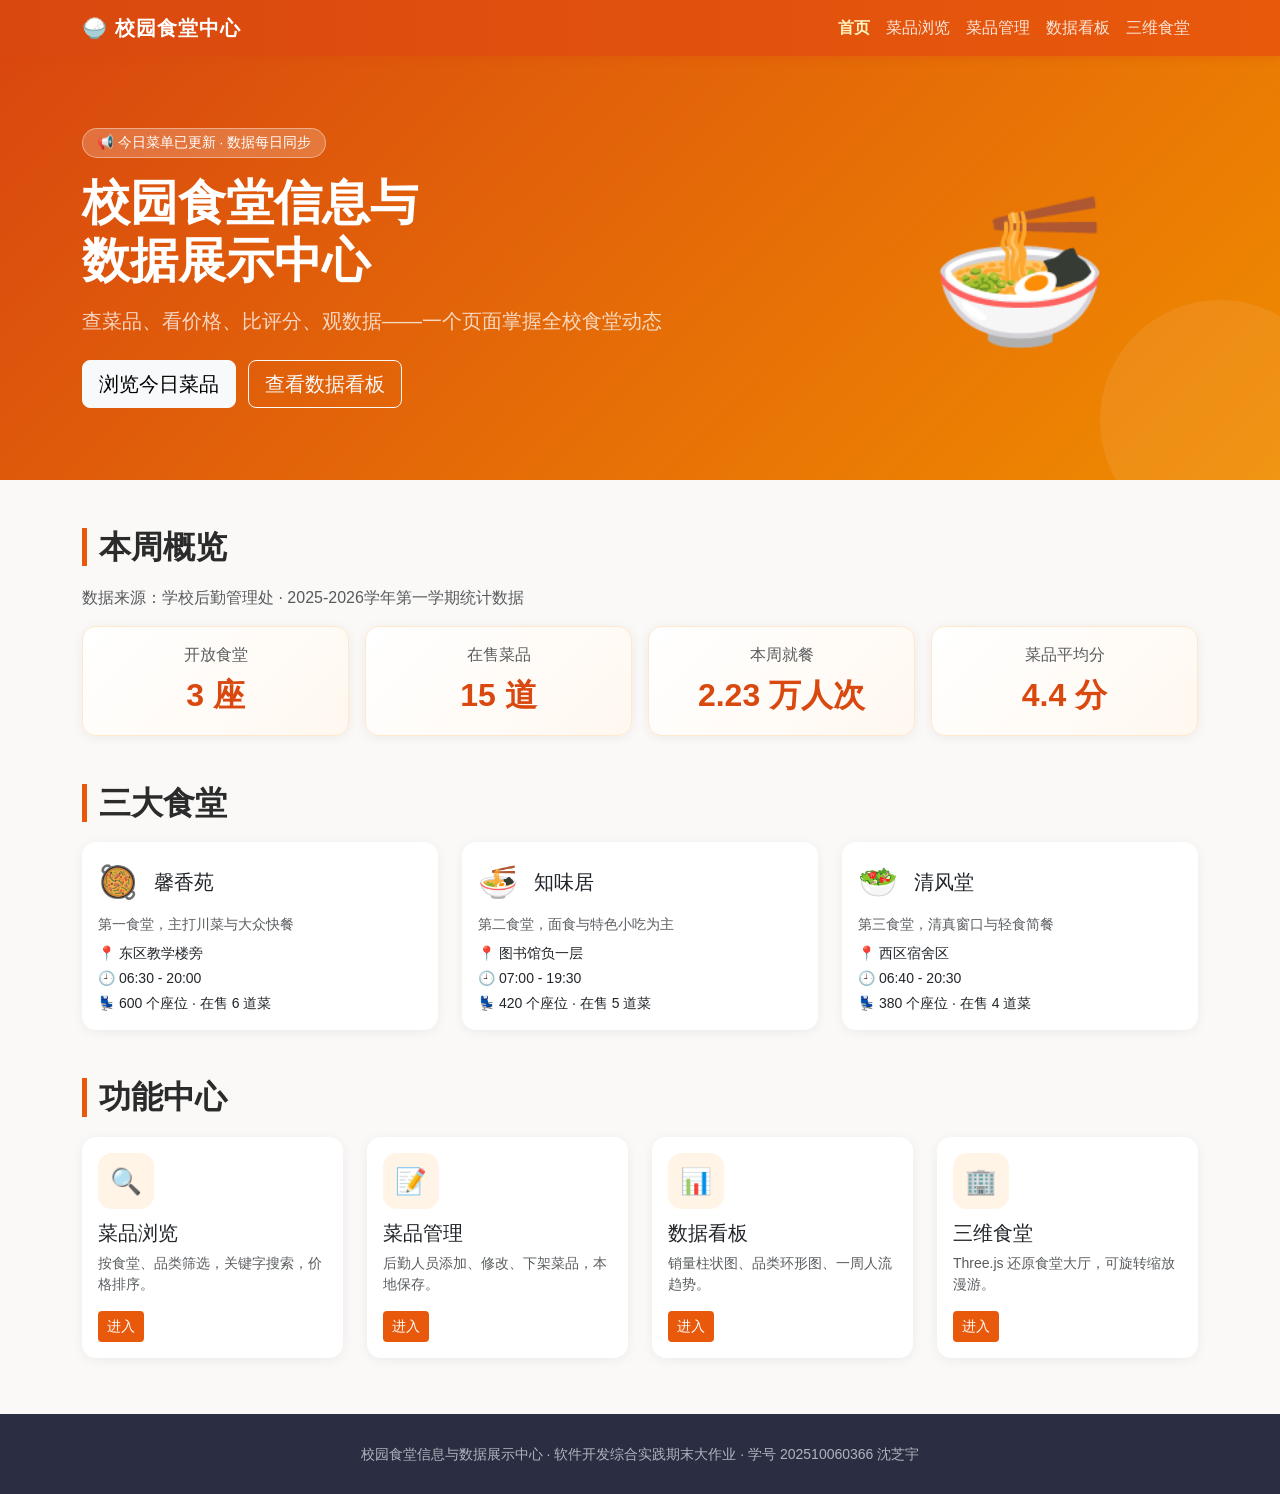
<file: index.html>
<!DOCTYPE html>
<html lang="zh-CN">
<head>
  <meta charset="UTF-8">
  <meta name="viewport" content="width=device-width, initial-scale=1.0">
  <title>校园食堂信息与数据展示中心</title>
  <link href="libs/bootstrap.min.css" rel="stylesheet">
  <link rel="stylesheet" href="css/style.css">
</head>
<body>

<!-- 断网提示 -->
<div id="offline-tip" class="alert alert-warning text-center mb-0 rounded-0 d-none">
  当前处于离线状态，菜品数据与图表可能无法加载，请检查网络。
</div>

<!-- 导航 -->
<nav class="navbar navbar-expand-lg navbar-dark cf-nav sticky-top">
  <div class="container">
    <a class="navbar-brand" href="index.html">🍚 校园食堂中心</a>
    <button class="navbar-toggler" type="button" data-bs-toggle="collapse" data-bs-target="#navMenu">
      <span class="navbar-toggler-icon"></span>
    </button>
    <div class="collapse navbar-collapse" id="navMenu">
      <ul class="navbar-nav ms-auto">
        <li class="nav-item"><a class="nav-link" href="index.html">首页</a></li>
        <li class="nav-item"><a class="nav-link" href="menu.html">菜品浏览</a></li>
        <li class="nav-item"><a class="nav-link" href="admin.html">菜品管理</a></li>
        <li class="nav-item"><a class="nav-link" href="stats.html">数据看板</a></li>
        <li class="nav-item"><a class="nav-link" href="canteen-3d.html">三维食堂</a></li>
      </ul>
    </div>
  </div>
</nav>

<main>
  <!-- Hero -->
  <header class="cf-hero">
    <div class="container">
      <div class="row align-items-center">
        <div class="col-lg-8">
          <span class="cf-badge">📢 今日菜单已更新 · 数据每日同步</span>
          <h1 class="display-5">校园食堂信息与<br>数据展示中心</h1>
          <p class="lead mt-3 mb-4 opacity-75">查菜品、看价格、比评分、观数据——一个页面掌握全校食堂动态</p>
          <div>
            <a href="menu.html" class="btn btn-light btn-lg me-2 mb-2">浏览今日菜品</a>
            <a href="stats.html" class="btn btn-outline-light btn-lg mb-2">查看数据看板</a>
          </div>
        </div>
        <div class="col-lg-4 d-none d-lg-block text-center">
          <div style="font-size:9rem; line-height:1;">🍜</div>
        </div>
      </div>
    </div>
  </header>

  <!-- 数据概览 -->
  <section class="container my-5">
    <h2 class="cf-section-title">本周概览</h2>
    <p id="overview-status" class="text-muted">数据加载中…</p>
    <div class="row g-3" id="overview-cards">
      <div class="col-6 col-lg-3">
        <div class="card cf-card cf-stat h-100"><div class="card-body text-center">
          <p class="text-muted mb-1">开放食堂</p><p class="num mb-0" id="num-canteens">--</p>
        </div></div>
      </div>
      <div class="col-6 col-lg-3">
        <div class="card cf-card cf-stat h-100"><div class="card-body text-center">
          <p class="text-muted mb-1">在售菜品</p><p class="num mb-0" id="num-dishes">--</p>
        </div></div>
      </div>
      <div class="col-6 col-lg-3">
        <div class="card cf-card cf-stat h-100"><div class="card-body text-center">
          <p class="text-muted mb-1">本周就餐</p><p class="num mb-0" id="num-visits">--</p>
        </div></div>
      </div>
      <div class="col-6 col-lg-3">
        <div class="card cf-card cf-stat h-100"><div class="card-body text-center">
          <p class="text-muted mb-1">菜品平均分</p><p class="num mb-0" id="num-rating">--</p>
        </div></div>
      </div>
    </div>
  </section>

  <!-- 食堂介绍 -->
  <section class="container my-5">
    <h2 class="cf-section-title">三大食堂</h2>
    <div class="row g-4" id="canteen-cards"></div>
  </section>

  <!-- 功能入口 -->
  <section class="container my-5">
    <h2 class="cf-section-title">功能中心</h2>
    <div class="row g-4">
      <div class="col-md-6 col-lg-3">
        <div class="card cf-card h-100"><div class="card-body">
          <div class="card-icon">🔍</div>
          <h5>菜品浏览</h5>
          <p class="text-muted small">按食堂、品类筛选，关键字搜索，价格排序。</p>
          <a href="menu.html" class="btn btn-sm" style="background:var(--brand);color:#fff;">进入</a>
        </div></div>
      </div>
      <div class="col-md-6 col-lg-3">
        <div class="card cf-card h-100"><div class="card-body">
          <div class="card-icon">📝</div>
          <h5>菜品管理</h5>
          <p class="text-muted small">后勤人员添加、修改、下架菜品，本地保存。</p>
          <a href="admin.html" class="btn btn-sm" style="background:var(--brand);color:#fff;">进入</a>
        </div></div>
      </div>
      <div class="col-md-6 col-lg-3">
        <div class="card cf-card h-100"><div class="card-body">
          <div class="card-icon">📊</div>
          <h5>数据看板</h5>
          <p class="text-muted small">销量柱状图、品类环形图、一周人流趋势。</p>
          <a href="stats.html" class="btn btn-sm" style="background:var(--brand);color:#fff;">进入</a>
        </div></div>
      </div>
      <div class="col-md-6 col-lg-3">
        <div class="card cf-card h-100"><div class="card-body">
          <div class="card-icon">🏢</div>
          <h5>三维食堂</h5>
          <p class="text-muted small">Three.js 还原食堂大厅，可旋转缩放漫游。</p>
          <a href="canteen-3d.html" class="btn btn-sm" style="background:var(--brand);color:#fff;">进入</a>
        </div></div>
      </div>
    </div>
  </section>
</main>

<footer class="cf-footer">
  <div class="container text-center">
    <small>校园食堂信息与数据展示中心 · 软件开发综合实践期末大作业 · 学号 202510060366 沈芝宇</small>
  </div>
</footer>

<script src="libs/jquery-3.7.1.min.js"></script>
<script src="libs/bootstrap.bundle.min.js"></script>
<script src="js/common.js"></script>
<script>
$(function () {
  loadCanteenData().then(function (data) {
    // 概览数字
    var weekTotal = data.weekVisits.reduce(function (s, d) { return s + d.visits; }, 0);
    var avgRating = (data.dishes.reduce(function (s, d) { return s + d.rating; }, 0) / data.dishes.length).toFixed(1);
    $('#num-canteens').text(data.canteens.length + ' 座');
    $('#num-dishes').text(data.dishes.length + ' 道');
    $('#num-visits').text((weekTotal / 10000).toFixed(2) + ' 万人次');
    $('#num-rating').text(avgRating + ' 分');
    $('#overview-status').text('数据来源：' + data.source);

    // 食堂卡片
    var icons = { 'A': '🥘', 'B': '🍜', 'C': '🥗' };
    $('#canteen-cards').html(data.canteens.map(function (c) {
      var dishCount = data.dishes.filter(function (d) { return d.canteen === c.name; }).length;
      return '<div class="col-md-4">' +
        '<div class="card cf-card h-100"><div class="card-body">' +
        '<div class="d-flex align-items-center mb-2"><span style="font-size:2rem;">' + (icons[c.id] || '🍚') + '</span>' +
        '<h5 class="ms-3 mb-0">' + c.name + '</h5></div>' +
        '<p class="text-muted small mb-2">' + c.desc + '</p>' +
        '<p class="small mb-1">📍 ' + c.location + '</p>' +
        '<p class="small mb-1">🕘 ' + c.hours + '</p>' +
        '<p class="small mb-0">💺 ' + c.seats + ' 个座位 · 在售 ' + dishCount + ' 道菜</p>' +
        '</div></div></div>';
    }).join(''));
  }).catch(function (err) {
    $('#overview-status').html('<span class="text-danger">首页数据加载失败：' + err.message + '，请刷新重试</span>');
  });
});
</script>
</body>
</html>
</file>
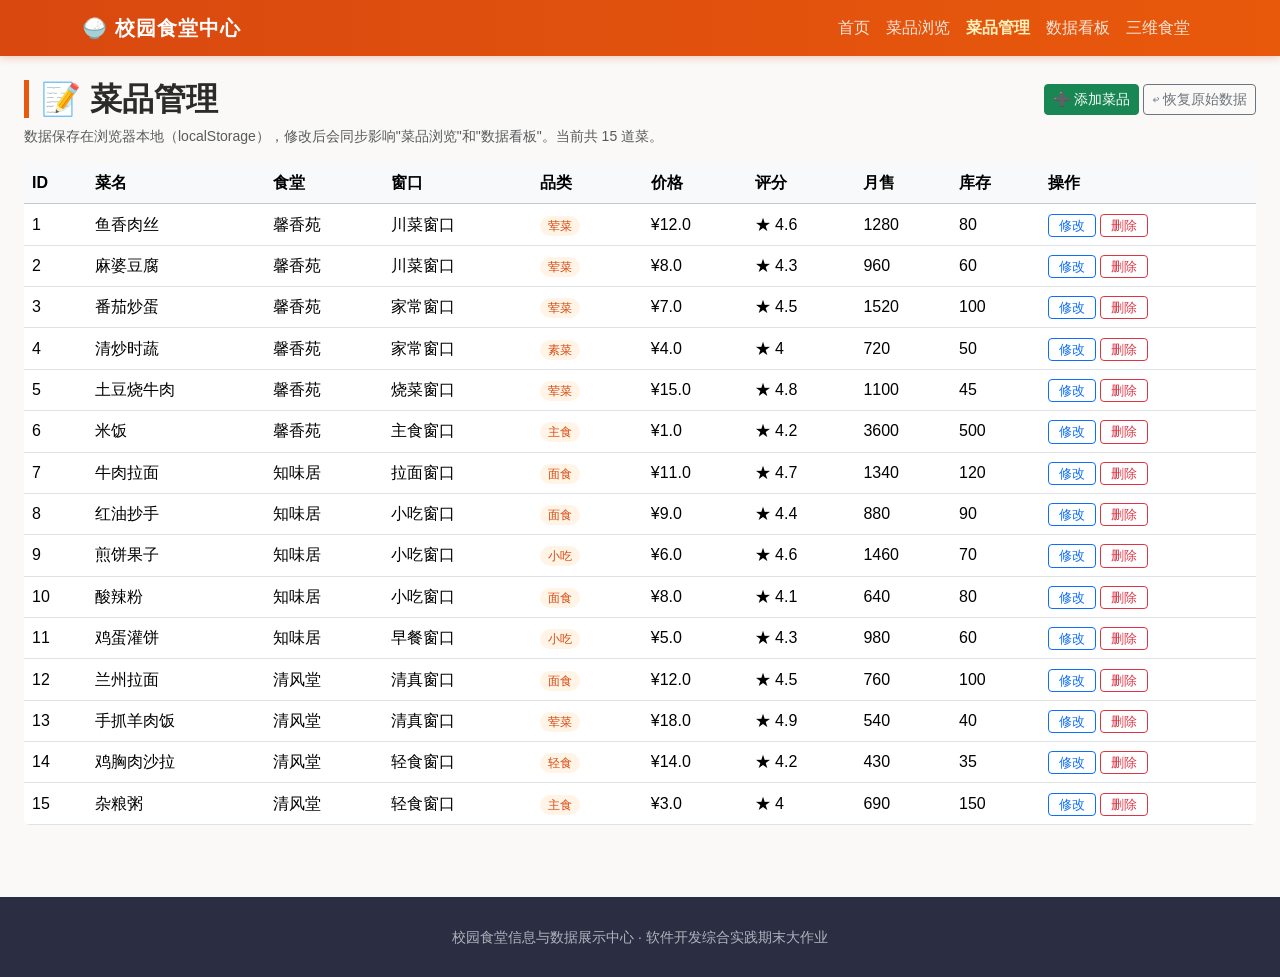
<file: admin.html>
<!DOCTYPE html>
<html lang="zh-CN">
<head>
  <meta charset="UTF-8">
  <meta name="viewport" content="width=device-width, initial-scale=1.0">
  <title>菜品管理 · 校园食堂中心</title>
  <link href="libs/bootstrap.min.css" rel="stylesheet">
  <link rel="stylesheet" href="css/style.css">
</head>
<body>

<div id="offline-tip" class="alert alert-warning text-center mb-0 rounded-0 d-none">
  当前处于离线状态，菜品数据可能无法加载，请检查网络。
</div>

<nav class="navbar navbar-expand-lg navbar-dark cf-nav sticky-top">
  <div class="container">
    <a class="navbar-brand" href="index.html">🍚 校园食堂中心</a>
    <button class="navbar-toggler" type="button" data-bs-toggle="collapse" data-bs-target="#navMenu">
      <span class="navbar-toggler-icon"></span>
    </button>
    <div class="collapse navbar-collapse" id="navMenu">
      <ul class="navbar-nav ms-auto">
        <li class="nav-item"><a class="nav-link" href="index.html">首页</a></li>
        <li class="nav-item"><a class="nav-link" href="menu.html">菜品浏览</a></li>
        <li class="nav-item"><a class="nav-link" href="admin.html">菜品管理</a></li>
        <li class="nav-item"><a class="nav-link" href="stats.html">数据看板</a></li>
        <li class="nav-item"><a class="nav-link" href="canteen-3d.html">三维食堂</a></li>
      </ul>
    </div>
  </div>
</nav>

<main class="container-fluid px-md-4 my-4">
  <div class="d-flex justify-content-between align-items-center flex-wrap">
    <h2 class="cf-section-title mb-0">📝 菜品管理</h2>
    <div class="mt-2 mt-md-0">
      <button class="btn btn-success btn-sm" id="btn-add">➕ 添加菜品</button>
      <button class="btn btn-outline-secondary btn-sm" id="btn-reset">↩ 恢复原始数据</button>
    </div>
  </div>

  <div id="status-tip" class="alert"></div>
  <p class="text-muted small mt-2">数据保存在浏览器本地（localStorage），修改后会同步影响"菜品浏览"和"数据看板"。当前共 <span id="dish-total">0</span> 道菜。</p>

  <div class="table-responsive">
    <table class="table table-hover align-middle bg-white rounded overflow-hidden">
      <thead class="table-light">
        <tr>
          <th>ID</th><th>菜名</th><th>食堂</th><th>窗口</th><th>品类</th>
          <th>价格</th><th>评分</th><th>月售</th><th>库存</th><th>操作</th>
        </tr>
      </thead>
      <tbody id="dish-tbody"></tbody>
    </table>
  </div>
</main>

<!-- 添加/编辑模态框 -->
<div class="modal fade" id="dish-modal" tabindex="-1">
  <div class="modal-dialog">
    <div class="modal-content">
      <div class="modal-header">
        <h5 class="modal-title" id="modal-title">添加菜品</h5>
        <button type="button" class="btn-close" data-bs-dismiss="modal"></button>
      </div>
      <div class="modal-body">
        <form id="dish-form" novalidate>
          <input type="hidden" id="f-id">
          <div class="mb-2">
            <label class="form-label">菜名 <span class="text-danger">*</span></label>
            <input type="text" class="form-control" id="f-name" placeholder="如：宫保鸡丁">
          </div>
          <div class="row">
            <div class="col-6 mb-2">
              <label class="form-label">食堂</label>
              <select class="form-select" id="f-canteen"></select>
            </div>
            <div class="col-6 mb-2">
              <label class="form-label">窗口</label>
              <input type="text" class="form-control" id="f-window" placeholder="如：川菜窗口">
            </div>
          </div>
          <div class="row">
            <div class="col-6 mb-2">
              <label class="form-label">品类</label>
              <select class="form-select" id="f-category">
                <option>荤菜</option><option>素菜</option><option>面食</option>
                <option>主食</option><option>小吃</option><option>轻食</option>
              </select>
            </div>
            <div class="col-6 mb-2">
              <label class="form-label">标签（逗号分隔，可空）</label>
              <input type="text" class="form-control" id="f-tags" placeholder="招牌,微辣">
            </div>
          </div>
          <div class="row">
            <div class="col-4 mb-2">
              <label class="form-label">价格(元)</label>
              <input type="number" class="form-control" id="f-price" min="0.1" max="100" step="0.5" placeholder="0.0">
            </div>
            <div class="col-4 mb-2">
              <label class="form-label">评分(0-5)</label>
              <input type="number" class="form-control" id="f-rating" min="0" max="5" step="0.1" placeholder="4.5">
            </div>
            <div class="col-4 mb-2">
              <label class="form-label">库存(份)</label>
              <input type="number" class="form-control" id="f-stock" min="0" max="9999" step="1" placeholder="50">
            </div>
          </div>
          <div class="mb-2">
            <label class="form-label">热量(千卡，可空)</label>
            <input type="number" class="form-control" id="f-calorie" min="0" max="2000" step="10">
          </div>
          <p class="text-danger small mb-0" id="form-error"></p>
          <div class="modal-footer px-0 pb-0">
            <button type="button" class="btn btn-secondary btn-sm" data-bs-dismiss="modal">取消</button>
            <button type="submit" class="btn btn-primary btn-sm">保存</button>
          </div>
        </form>
      </div>
    </div>
  </div>
</div>

<footer class="cf-footer">
  <div class="container text-center">
    <small>校园食堂信息与数据展示中心 · 软件开发综合实践期末大作业</small>
  </div>
</footer>

<script src="libs/jquery-3.7.1.min.js"></script>
<script src="libs/bootstrap.bundle.min.js"></script>
<script src="js/common.js"></script>
<script src="js/admin.js"></script>
</body>
</html>
</file>
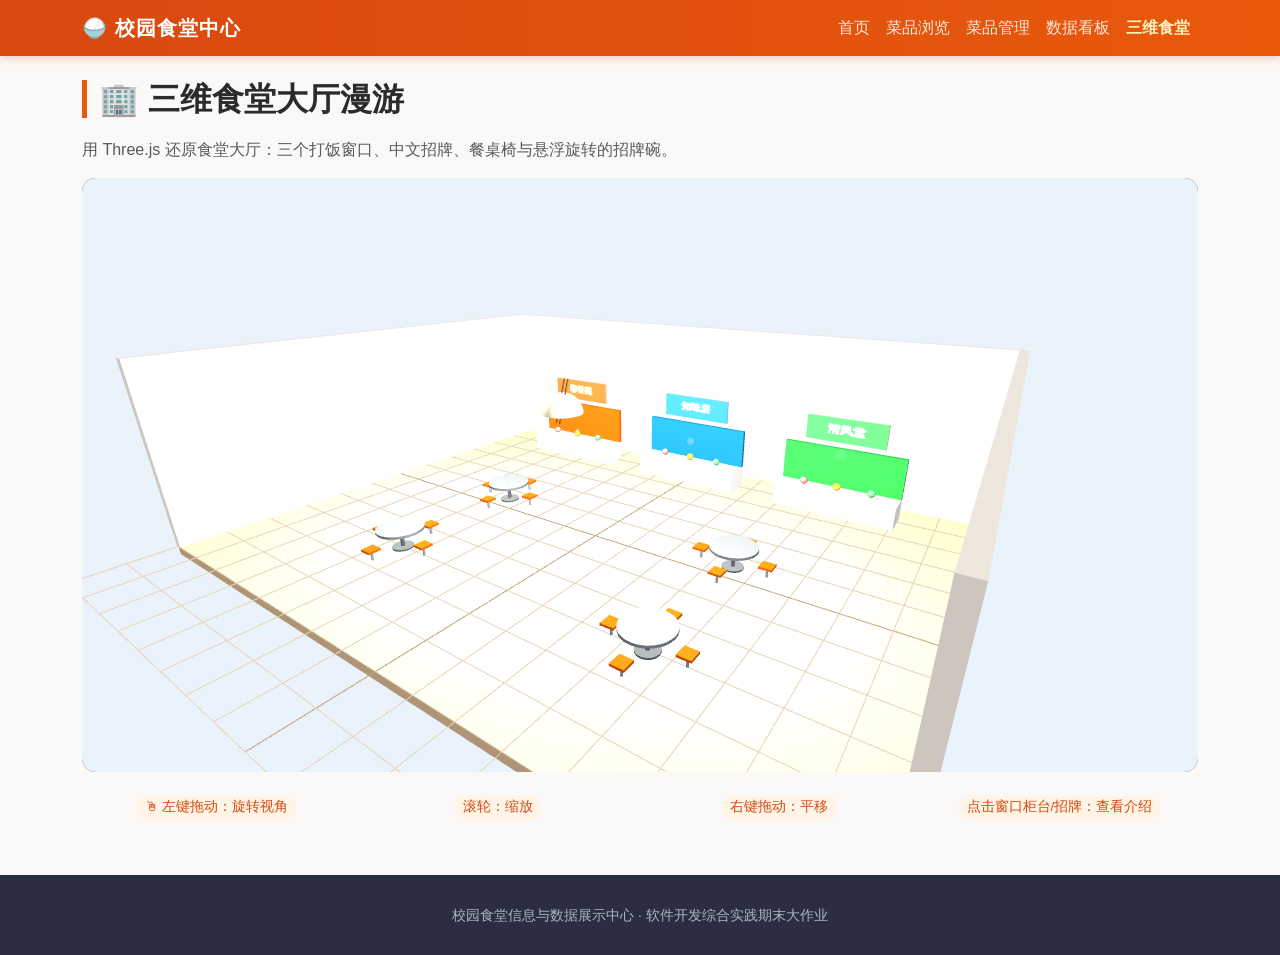
<file: canteen-3d.html>
<!DOCTYPE html>
<html lang="zh-CN">
<head>
  <meta charset="UTF-8">
  <meta name="viewport" content="width=device-width, initial-scale=1.0">
  <title>三维食堂 · 校园食堂中心</title>
  <link href="libs/bootstrap.min.css" rel="stylesheet">
  <link rel="stylesheet" href="css/style.css">
</head>
<body>

<div id="offline-tip" class="alert alert-warning text-center mb-0 rounded-0 d-none">
  当前处于离线状态，三维场景依赖本地库仍可运行。
</div>

<nav class="navbar navbar-expand-lg navbar-dark cf-nav sticky-top">
  <div class="container">
    <a class="navbar-brand" href="index.html">🍚 校园食堂中心</a>
    <button class="navbar-toggler" type="button" data-bs-toggle="collapse" data-bs-target="#navMenu">
      <span class="navbar-toggler-icon"></span>
    </button>
    <div class="collapse navbar-collapse" id="navMenu">
      <ul class="navbar-nav ms-auto">
        <li class="nav-item"><a class="nav-link" href="index.html">首页</a></li>
        <li class="nav-item"><a class="nav-link" href="menu.html">菜品浏览</a></li>
        <li class="nav-item"><a class="nav-link" href="admin.html">菜品管理</a></li>
        <li class="nav-item"><a class="nav-link" href="stats.html">数据看板</a></li>
        <li class="nav-item"><a class="nav-link" href="canteen-3d.html">三维食堂</a></li>
      </ul>
    </div>
  </div>
</nav>

<main class="container my-4">
  <h2 class="cf-section-title">🏢 三维食堂大厅漫游</h2>
  <p class="text-muted">用 Three.js 还原食堂大厅：三个打饭窗口、中文招牌、餐桌椅与悬浮旋转的招牌碗。</p>

  <div id="three-box"></div>

  <p id="pick-info" class="d-none"></p>

  <div class="row g-2 mt-3 small text-center">
    <div class="col-6 col-md-3"><span class="dish-tag" style="font-size:.85rem;">🖱 左键拖动：旋转视角</span></div>
    <div class="col-6 col-md-3"><span class="dish-tag" style="font-size:.85rem;">滚轮：缩放</span></div>
    <div class="col-6 col-md-3"><span class="dish-tag" style="font-size:.85rem;">右键拖动：平移</span></div>
    <div class="col-6 col-md-3"><span class="dish-tag" style="font-size:.85rem;">点击窗口柜台/招牌：查看介绍</span></div>
  </div>
</main>

<footer class="cf-footer">
  <div class="container text-center">
    <small>校园食堂信息与数据展示中心 · 软件开发综合实践期末大作业</small>
  </div>
</footer>

<script src="libs/jquery-3.7.1.min.js"></script>
<script src="libs/bootstrap.bundle.min.js"></script>
<script src="libs/three.min.js"></script>
<script src="libs/OrbitControls.js"></script>
<script src="js/common.js"></script>
<script src="js/canteen-3d.js"></script>
</body>
</html>
</file>
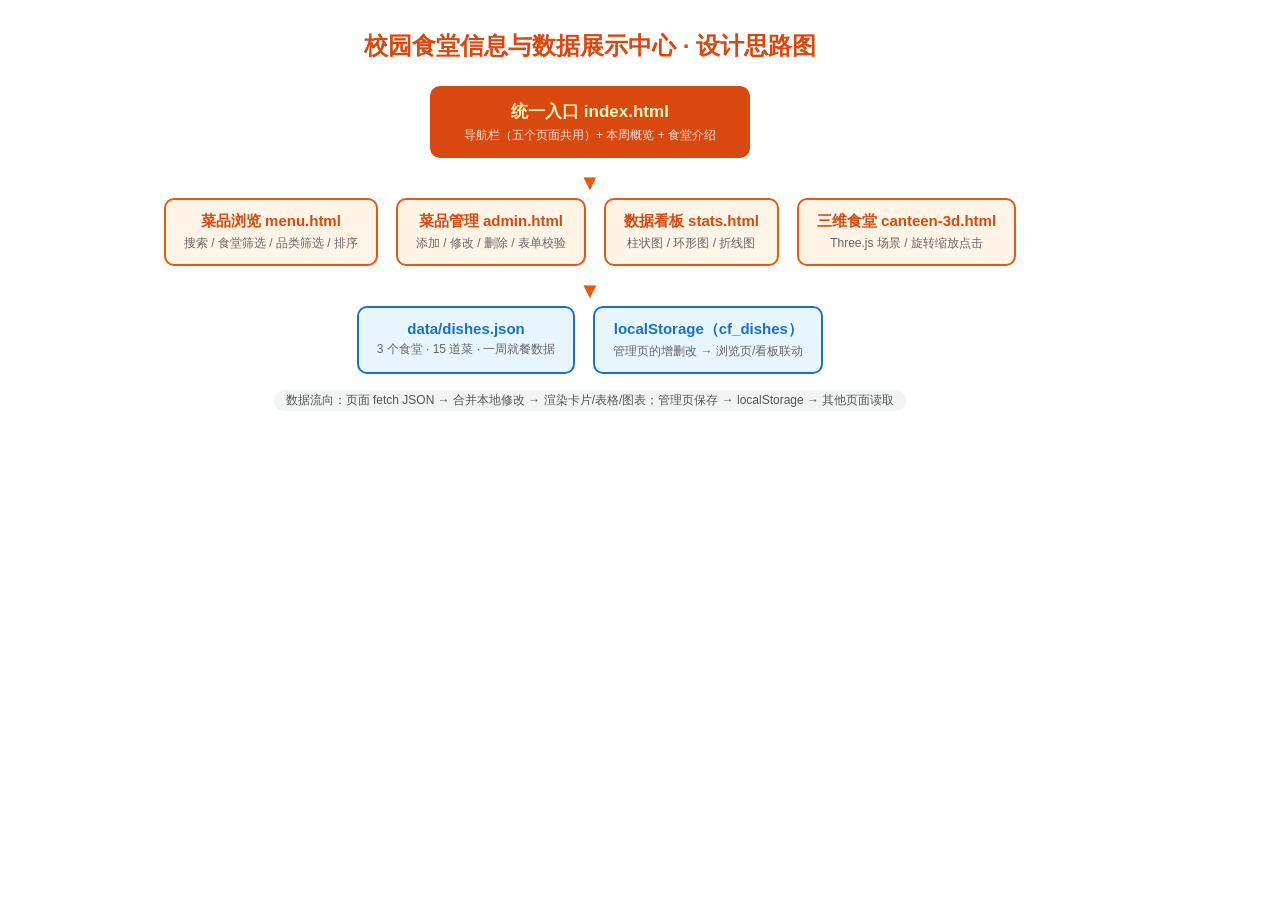
<file: design-diagram.html>
<!DOCTYPE html>
<html lang="zh-CN">
<head>
<meta charset="UTF-8">
<style>
  * { box-sizing: border-box; margin: 0; padding: 0; }
  body { font-family: "Microsoft YaHei", sans-serif; background: #fff; padding: 30px; width: 1180px; }
  h2 { text-align: center; color: #d9480f; margin-bottom: 24px; }
  .layer { display: flex; justify-content: center; gap: 18px; margin-bottom: 14px; }
  .box { border: 2px solid #e8590c; border-radius: 10px; padding: 12px 18px; background: #fff4e6; text-align: center; font-size: 15px; min-width: 150px; }
  .box b { color: #d9480f; }
  .box .sub { font-size: 12px; color: #666; margin-top: 4px; }
  .entry { background: #d9480f; color: #fff; border-color: #d9480f; min-width: 320px; font-size: 17px; }
  .entry b { color: #fff3bf; }
  .arrow { text-align: center; color: #e8590c; font-size: 22px; line-height: 1; margin: 4px 0; }
  .data-layer { justify-content: center; }
  .data { background: #e7f5ff; border-color: #1971c2; }
  .data b { color: #1971c2; }
  .note { text-align: center; color: #868e96; font-size: 13px; margin-top: 16px; }
  .flow-label { display:inline-block; background:#f1f3f5; border-radius: 12px; padding: 2px 12px; font-size: 12px; color:#555; }
</style>
</head>
<body>
<h2>校园食堂信息与数据展示中心 · 设计思路图</h2>

<div class="layer">
  <div class="box entry"><b>统一入口 index.html</b><div class="sub" style="color:rgba(255,255,255,.85)">导航栏（五个页面共用）+ 本周概览 + 食堂介绍</div></div>
</div>
<div class="arrow">▼</div>

<div class="layer">
  <div class="box"><b>菜品浏览 menu.html</b><div class="sub">搜索 / 食堂筛选 / 品类筛选 / 排序</div></div>
  <div class="box"><b>菜品管理 admin.html</b><div class="sub">添加 / 修改 / 删除 / 表单校验</div></div>
  <div class="box"><b>数据看板 stats.html</b><div class="sub">柱状图 / 环形图 / 折线图</div></div>
  <div class="box"><b>三维食堂 canteen-3d.html</b><div class="sub">Three.js 场景 / 旋转缩放点击</div></div>
</div>
<div class="arrow">▼</div>

<div class="layer data-layer">
  <div class="box data"><b>data/dishes.json</b><div class="sub">3 个食堂 · 15 道菜 · 一周就餐数据</div></div>
  <div class="box data"><b>localStorage（cf_dishes）</b><div class="sub">管理页的增删改 → 浏览页/看板联动</div></div>
</div>

<p class="note">
  <span class="flow-label">数据流向：页面 fetch JSON → 合并本地修改 → 渲染卡片/表格/图表；管理页保存 → localStorage → 其他页面读取</span>
</p>
</body>
</html>
</file>
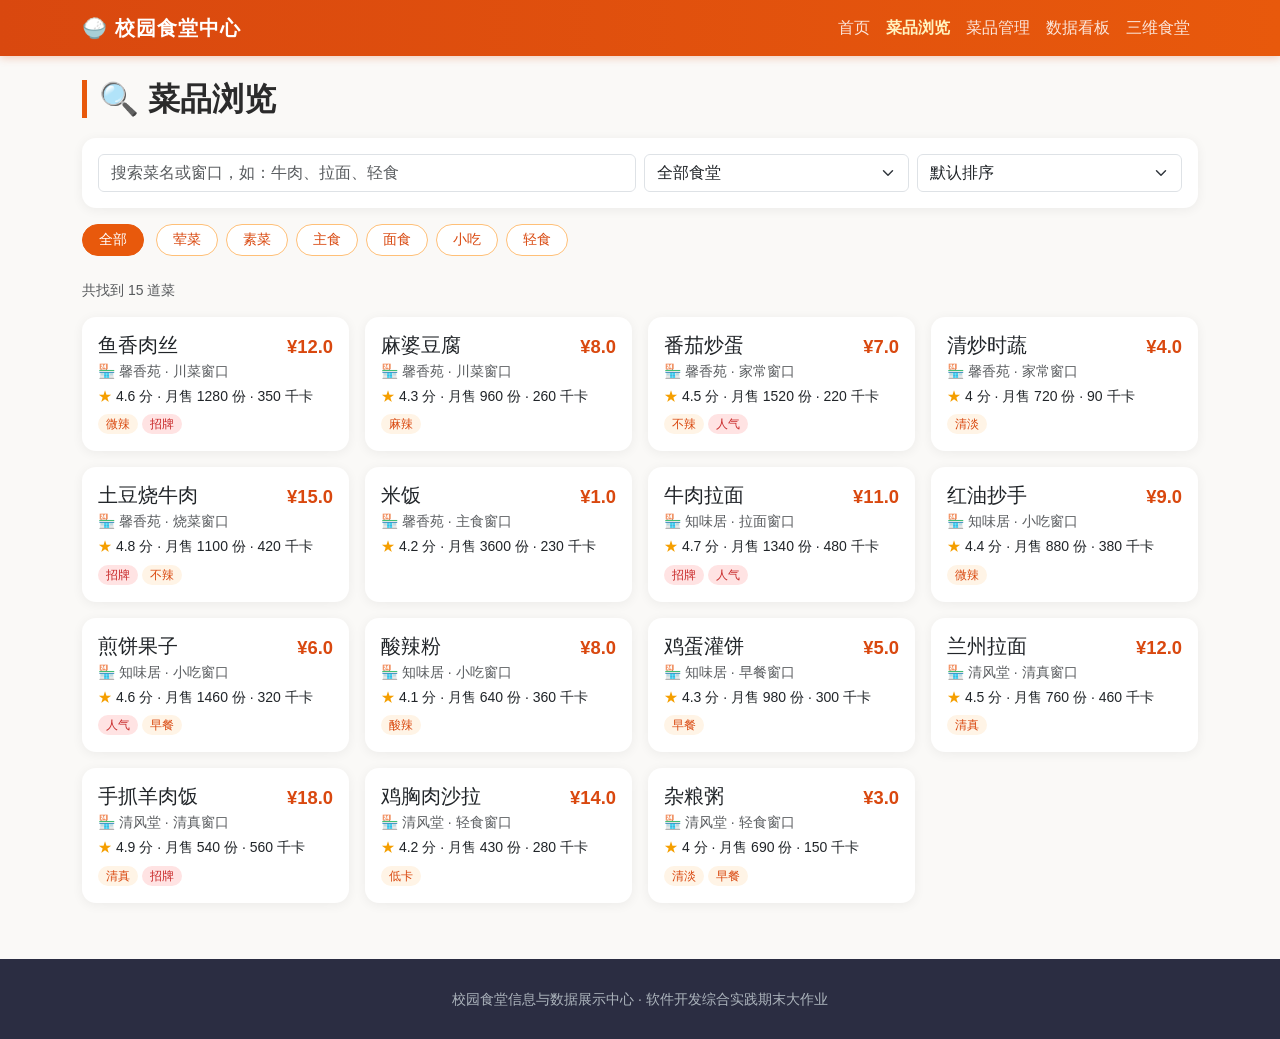
<file: menu.html>
<!DOCTYPE html>
<html lang="zh-CN">
<head>
  <meta charset="UTF-8">
  <meta name="viewport" content="width=device-width, initial-scale=1.0">
  <title>菜品浏览 · 校园食堂中心</title>
  <link href="libs/bootstrap.min.css" rel="stylesheet">
  <link rel="stylesheet" href="css/style.css">
</head>
<body>

<div id="offline-tip" class="alert alert-warning text-center mb-0 rounded-0 d-none">
  当前处于离线状态，菜品数据可能无法加载，请检查网络。
</div>

<nav class="navbar navbar-expand-lg navbar-dark cf-nav sticky-top">
  <div class="container">
    <a class="navbar-brand" href="index.html">🍚 校园食堂中心</a>
    <button class="navbar-toggler" type="button" data-bs-toggle="collapse" data-bs-target="#navMenu">
      <span class="navbar-toggler-icon"></span>
    </button>
    <div class="collapse navbar-collapse" id="navMenu">
      <ul class="navbar-nav ms-auto">
        <li class="nav-item"><a class="nav-link" href="index.html">首页</a></li>
        <li class="nav-item"><a class="nav-link" href="menu.html">菜品浏览</a></li>
        <li class="nav-item"><a class="nav-link" href="admin.html">菜品管理</a></li>
        <li class="nav-item"><a class="nav-link" href="stats.html">数据看板</a></li>
        <li class="nav-item"><a class="nav-link" href="canteen-3d.html">三维食堂</a></li>
      </ul>
    </div>
  </div>
</nav>

<main class="container my-4">
  <h2 class="cf-section-title">🔍 菜品浏览</h2>

  <div id="status-tip" class="alert"></div>

  <!-- 搜索与排序 -->
  <section class="card cf-card mb-3">
    <div class="card-body">
      <div class="row g-2 align-items-center">
        <div class="col-md-6">
          <input type="search" id="search-input" class="form-control" placeholder="搜索菜名或窗口，如：牛肉、拉面、轻食">
        </div>
        <div class="col-md-3">
          <select id="canteen-select" class="form-select">
            <option value="全部">全部食堂</option>
          </select>
        </div>
        <div class="col-md-3">
          <select id="sort-select" class="form-select">
            <option value="default">默认排序</option>
            <option value="priceAsc">价格从低到高</option>
            <option value="priceDesc">价格从高到低</option>
            <option value="rating">评分最高优先</option>
            <option value="sales">销量最高优先</option>
          </select>
        </div>
      </div>
    </div>
  </section>

  <!-- 品类筛选 -->
  <section class="mb-3" id="category-filters">
    <button class="filter-btn active" data-cat="全部">全部</button>
    <!-- 其余按钮由 JS 按数据动态生成 -->
  </section>

  <p class="text-muted small" id="result-count"></p>

  <!-- 菜品列表 -->
  <section class="row g-3" id="dish-grid"></section>
</main>

<footer class="cf-footer">
  <div class="container text-center">
    <small>校园食堂信息与数据展示中心 · 软件开发综合实践期末大作业</small>
  </div>
</footer>

<script src="libs/jquery-3.7.1.min.js"></script>
<script src="libs/bootstrap.bundle.min.js"></script>
<script src="js/common.js"></script>
<script src="js/menu.js"></script>
</body>
</html>
</file>
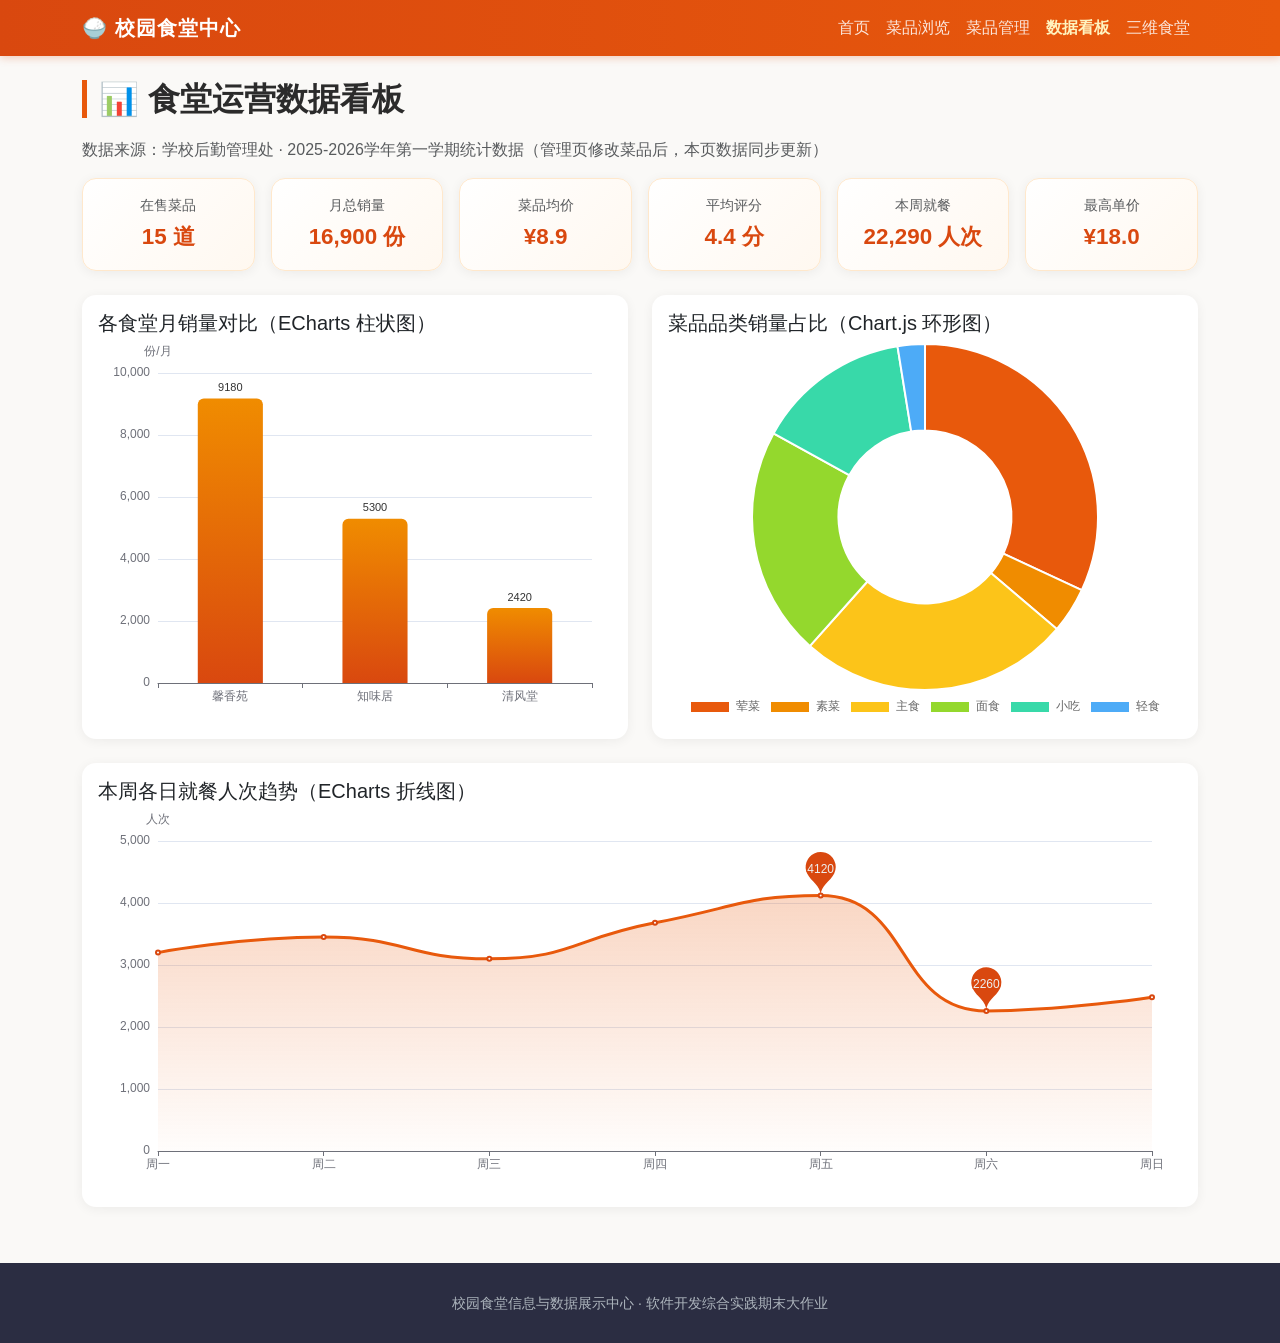
<file: stats.html>
<!DOCTYPE html>
<html lang="zh-CN">
<head>
  <meta charset="UTF-8">
  <meta name="viewport" content="width=device-width, initial-scale=1.0">
  <title>数据看板 · 校园食堂中心</title>
  <link href="libs/bootstrap.min.css" rel="stylesheet">
  <link rel="stylesheet" href="css/style.css">
</head>
<body>

<div id="offline-tip" class="alert alert-warning text-center mb-0 rounded-0 d-none">
  当前处于离线状态，图表数据可能无法加载，请检查网络。
</div>

<nav class="navbar navbar-expand-lg navbar-dark cf-nav sticky-top">
  <div class="container">
    <a class="navbar-brand" href="index.html">🍚 校园食堂中心</a>
    <button class="navbar-toggler" type="button" data-bs-toggle="collapse" data-bs-target="#navMenu">
      <span class="navbar-toggler-icon"></span>
    </button>
    <div class="collapse navbar-collapse" id="navMenu">
      <ul class="navbar-nav ms-auto">
        <li class="nav-item"><a class="nav-link" href="index.html">首页</a></li>
        <li class="nav-item"><a class="nav-link" href="menu.html">菜品浏览</a></li>
        <li class="nav-item"><a class="nav-link" href="admin.html">菜品管理</a></li>
        <li class="nav-item"><a class="nav-link" href="stats.html">数据看板</a></li>
        <li class="nav-item"><a class="nav-link" href="canteen-3d.html">三维食堂</a></li>
      </ul>
    </div>
  </div>
</nav>

<main class="container my-4">
  <h2 class="cf-section-title">📊 食堂运营数据看板</h2>
  <p class="text-muted" id="data-source">数据加载中…</p>

  <div id="status-tip" class="alert"></div>

  <!-- 指标卡片 -->
  <section class="row g-3 mb-4" id="stat-cards"></section>

  <!-- 图表区 -->
  <section class="row g-4">
    <div class="col-lg-6">
      <div class="card cf-card h-100"><div class="card-body">
        <h5>各食堂月销量对比（ECharts 柱状图）</h5>
        <div id="bar-chart" class="chart-box"></div>
      </div></div>
    </div>
    <div class="col-lg-6">
      <div class="card cf-card h-100"><div class="card-body">
        <h5>菜品品类销量占比（Chart.js 环形图）</h5>
        <div class="chart-box"><canvas id="doughnut-chart"></canvas></div>
      </div></div>
    </div>
    <div class="col-12">
      <div class="card cf-card"><div class="card-body">
        <h5>本周各日就餐人次趋势（ECharts 折线图）</h5>
        <div id="line-chart" class="chart-box"></div>
      </div></div>
    </div>
  </section>
</main>

<footer class="cf-footer">
  <div class="container text-center">
    <small>校园食堂信息与数据展示中心 · 软件开发综合实践期末大作业</small>
  </div>
</footer>

<script src="libs/jquery-3.7.1.min.js"></script>
<script src="libs/bootstrap.bundle.min.js"></script>
<script src="libs/echarts.min.js"></script>
<script src="libs/chart.umd.js"></script>
<script src="js/common.js"></script>
<script src="js/stats.js"></script>
</body>
</html>
</file>
<file: css/style.css>
/* ===== 校园食堂信息与数据展示中心 · 统一样式 ===== */
:root {
  --brand: #e8590c;
  --brand-dark: #d9480f;
  --brand-light: #fff4e6;
  --ink: #2b2b2b;
  --muted: #868e96;
}

body {
  font-family: "Microsoft YaHei", "Segoe UI", sans-serif;
  color: var(--ink);
  background: #faf9f7;
}

/* 导航 */
.cf-nav {
  background: linear-gradient(90deg, #d9480f, #e8590c);
  box-shadow: 0 2px 8px rgba(217, 72, 15, .25);
}
.cf-nav .navbar-brand { font-weight: 700; letter-spacing: 1px; }
.cf-nav .nav-link.active { color: #fff3bf !important; font-weight: 600; }
.cf-nav .nav-link { color: rgba(255,255,255,.85); }

/* 首页 Hero */
.cf-hero {
  background: linear-gradient(135deg, #d9480f 0%, #f08c00 100%);
  color: #fff;
  padding: 72px 0 64px;
  position: relative;
  overflow: hidden;
}
.cf-hero::after {
  content: '';
  position: absolute;
  right: -60px; bottom: -60px;
  width: 240px; height: 240px;
  border-radius: 50%;
  background: rgba(255,255,255,.08);
}
.cf-hero h1 { font-weight: 800; }
.cf-badge {
  display: inline-block;
  background: rgba(255,255,255,.2);
  border: 1px solid rgba(255,255,255,.4);
  border-radius: 20px;
  padding: 4px 14px;
  font-size: .85rem;
  margin-bottom: 16px;
}

/* 卡片 */
.cf-card {
  border: none;
  border-radius: 14px;
  box-shadow: 0 2px 12px rgba(0,0,0,.06);
  transition: transform .2s ease, box-shadow .2s ease;
  overflow: hidden;
}
.cf-card:hover {
  transform: translateY(-4px);
  box-shadow: 0 10px 26px rgba(217,72,15,.15);
}
.cf-card .card-icon {
  width: 56px; height: 56px;
  border-radius: 14px;
  background: var(--brand-light);
  color: var(--brand);
  font-size: 1.6rem;
  display: flex; align-items: center; justify-content: center;
  margin-bottom: 12px;
}
.cf-stat {
  background: linear-gradient(135deg, #fff, #fff8f0);
  border: 1px solid #ffe8cc;
}
.cf-stat .num { font-size: 2rem; font-weight: 800; color: var(--brand-dark); }

/* 区块标题 */
.cf-section-title {
  border-left: 5px solid var(--brand);
  padding-left: 12px;
  font-weight: 700;
  margin-bottom: 20px;
}

/* 菜品卡片 */
.dish-card .price { color: var(--brand-dark); font-weight: 800; font-size: 1.15rem; }
.dish-tag {
  display: inline-block;
  background: var(--brand-light);
  color: var(--brand-dark);
  border-radius: 10px;
  padding: 1px 8px;
  font-size: .75rem;
  margin-right: 4px;
}
.dish-tag.hot { background: #ffe3e3; color: #c92a2a; }
.stars { color: #f59f00; font-size: .85rem; }

/* 筛选按钮 */
.filter-btn {
  border: 1px solid #ffc078;
  background: #fff;
  color: var(--brand-dark);
  border-radius: 20px;
  padding: 4px 16px;
  margin: 0 8px 8px 0;
  font-size: .9rem;
  cursor: pointer;
  transition: all .15s;
}
.filter-btn:hover { background: var(--brand-light); }
.filter-btn.active { background: var(--brand); border-color: var(--brand); color: #fff; }

/* 状态提示 */
#status-tip { display: none; }
.empty-tip { text-align: center; color: var(--muted); padding: 48px 0; font-size: 1.05rem; }

/* 图表容器 */
.chart-box { height: 380px; }

/* 三维容器 */
#three-box {
  width: 100%;
  height: 66vh;
  min-height: 420px;
  border-radius: 14px;
  overflow: hidden;
  background: #0b1d33;
}

/* 页脚 */
.cf-footer {
  background: #2b2d42;
  color: #adb5bd;
  padding: 28px 0;
  margin-top: 56px;
}

/* 管理页表格内按钮 */
.table .btn-sm { padding: 1px 10px; font-size: .8rem; }

/* 手机端微调 */
@media (max-width: 576px) {
  .cf-hero { padding: 44px 0 40px; }
  .cf-hero h1 { font-size: 1.7rem; }
  .chart-box { height: 300px; }
  #three-box { height: 52vh; min-height: 340px; }
}
</file>
